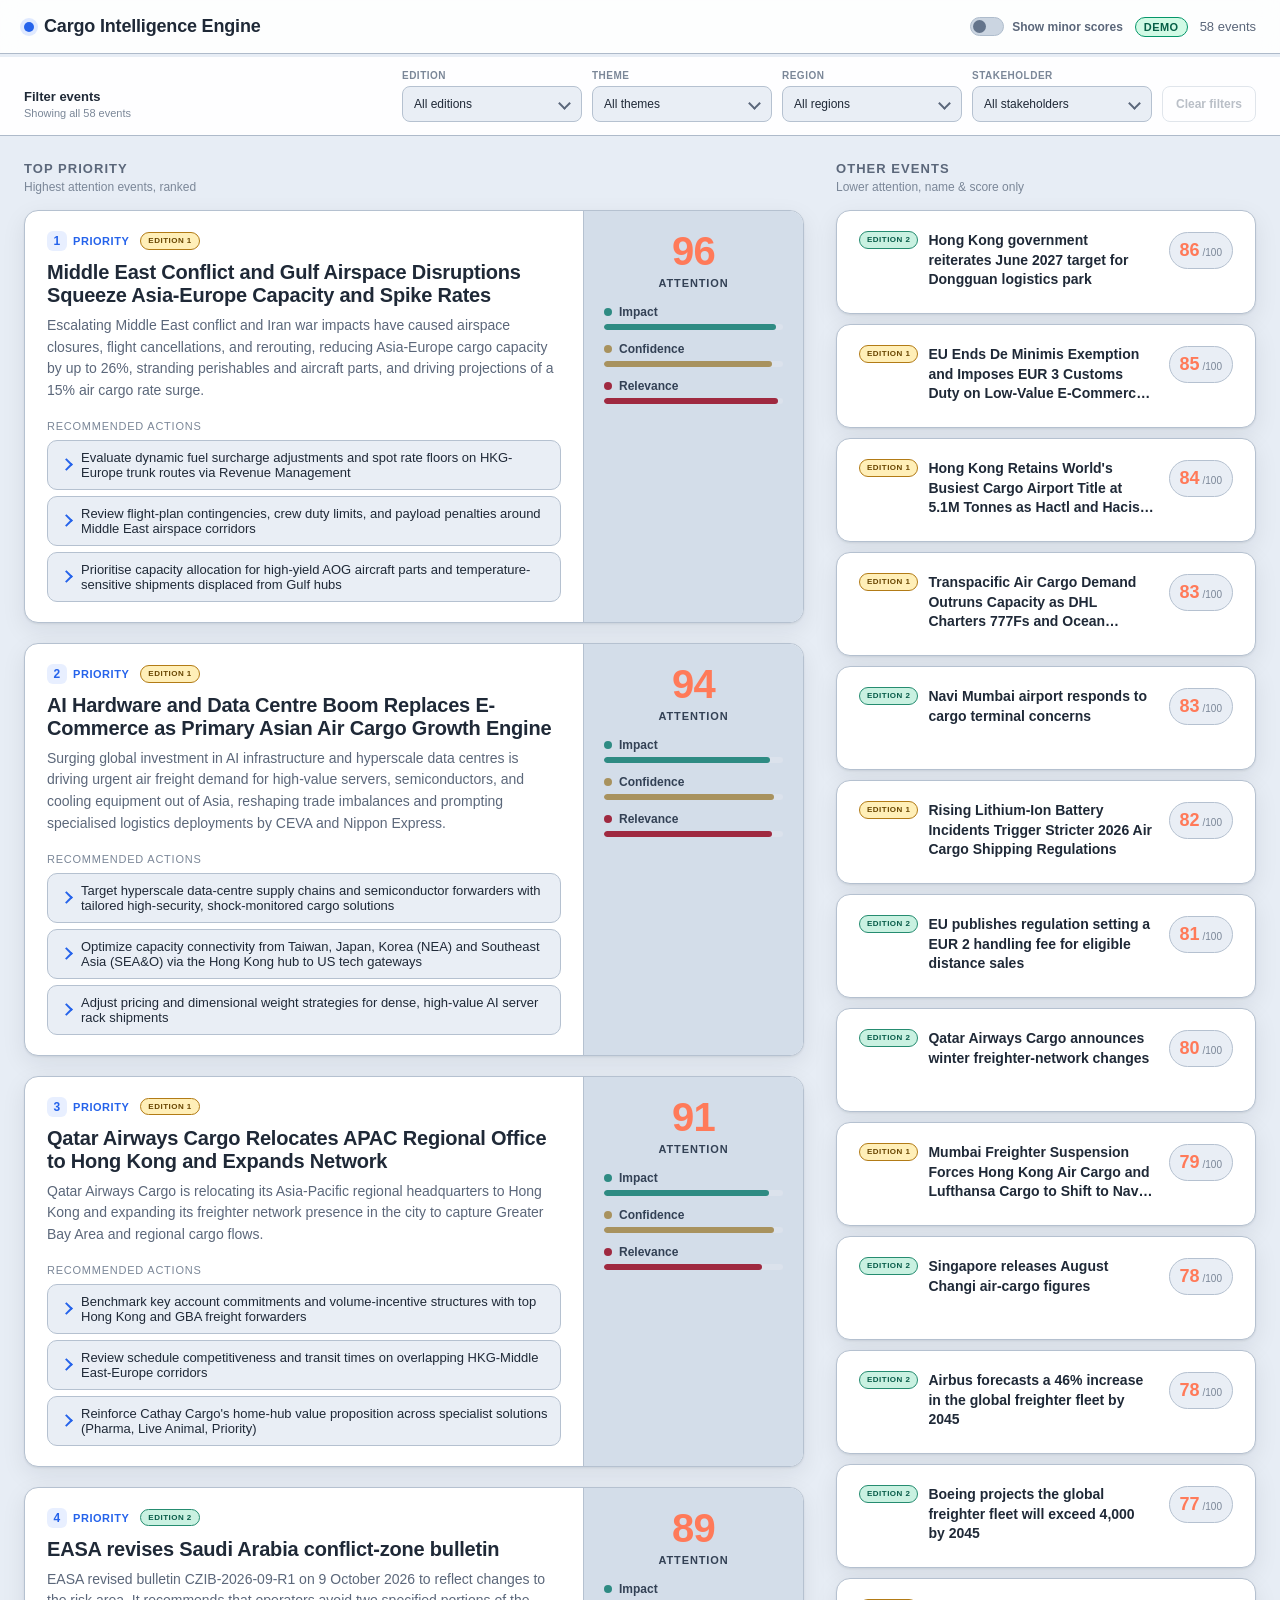
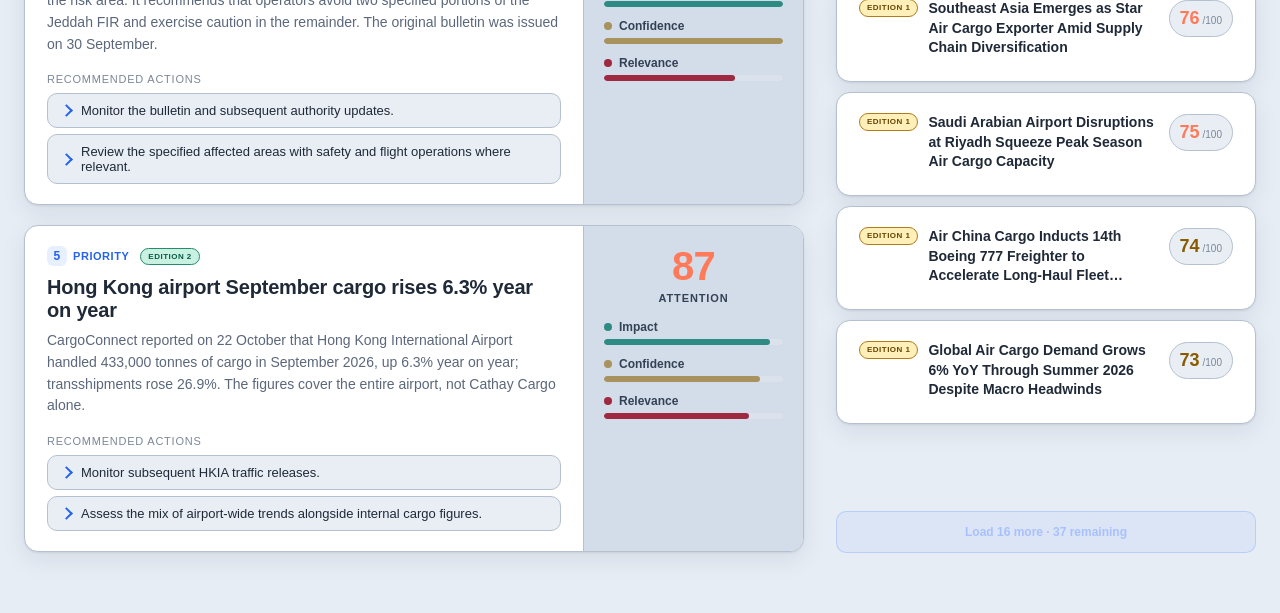
<file: index.html>
<!DOCTYPE html>
<html lang="en">
<head>
  <meta charset="UTF-8" />
  <meta name="viewport" content="width=device-width, initial-scale=1.0" />
  <title>Events — Attention Dashboard</title>
  <link rel="stylesheet" href="styles.css" />
</head>
<body>
  <header class="topbar">
    <div class="topbar__inner">
      <div class="brand">
        <span class="brand__dot"></span>
        <h1 class="brand__title">Cargo Intelligence Engine</h1>
      </div>
      <div class="topbar__meta">
        <label class="score-toggle">
          <input class="score-toggle__input" id="minorScoreToggle" type="checkbox" aria-label="Show minor scores" />
          <span class="score-toggle__switch" aria-hidden="true"></span>
          <span class="score-toggle__label">Show minor scores</span>
        </label>
        <span class="chip">Demo</span>
        <span class="topbar__count" id="eventCount">0 events</span>
      </div>
    </div>
  </header>

  <section class="filterbar" aria-label="Filter events">
    <div class="filterbar__inner">
      <div class="filterbar__heading">
        <span class="filterbar__label">Filter events</span>
        <span class="filterbar__result" id="filterResult">Showing all events</span>
      </div>
      <div class="filterbar__controls">
        <div class="filter-control">
          <span class="filter-control__label">Edition</span>
          <details class="filter-menu">
            <summary class="filter-menu__trigger" id="editionFilterSummary">All editions</summary>
            <div class="filter-menu__options" id="editionFilter" role="group" aria-label="Edition"></div>
          </details>
        </div>
        <div class="filter-control">
          <span class="filter-control__label">Theme</span>
          <details class="filter-menu">
            <summary class="filter-menu__trigger" id="themeFilterSummary">All themes</summary>
            <div class="filter-menu__options" id="themeFilter" role="group" aria-label="Theme"></div>
          </details>
        </div>
        <div class="filter-control">
          <span class="filter-control__label">Region</span>
          <details class="filter-menu">
            <summary class="filter-menu__trigger" id="regionFilterSummary">All regions</summary>
            <div class="filter-menu__options" id="regionFilter" role="group" aria-label="Region"></div>
          </details>
        </div>
        <div class="filter-control">
          <span class="filter-control__label">Stakeholder</span>
          <details class="filter-menu">
            <summary class="filter-menu__trigger" id="stakeholderFilterSummary">All stakeholders</summary>
            <div class="filter-menu__options" id="stakeholderFilter" role="group" aria-label="Stakeholder"></div>
          </details>
        </div>
        <button class="filter-reset" id="filterReset" type="button" disabled>Clear filters</button>
      </div>
    </div>
  </section>

  <main class="layout" id="layout">
    <!-- Priority column: top 5 big cards -->
    <section class="priority" aria-label="Priority events">
      <div class="section-head">
        <h2 class="section-head__title">Top Priority</h2>
        <p class="section-head__sub">Highest attention events, ranked</p>
      </div>
      <div class="priority__list" id="priorityList">
        <!-- big cards injected here -->
      </div>
    </section>

    <!-- Minor column: smaller cards -->
    <aside class="minor" aria-label="Other events">
      <div class="section-head">
        <h2 class="section-head__title">Other Events</h2>
        <p class="section-head__sub">Lower attention, name &amp; score only</p>
      </div>
      <div class="minor__panel" id="minorPanel">
        <div class="minor__list" id="minorList">
          <!-- small cards injected here -->
        </div>
        <button class="load-more" id="loadMore" type="button" hidden>Load more</button>
      </div>
    </aside>
  </main>

  <script src="data.js"></script>
  <script src="phase2-data.js"></script>
  <script src="historical-review.js"></script>
  <script src="prototype-config.js"></script>
  <script src="preferences.js"></script>
  <script src="app.js"></script>
</body>
</html>
</file>
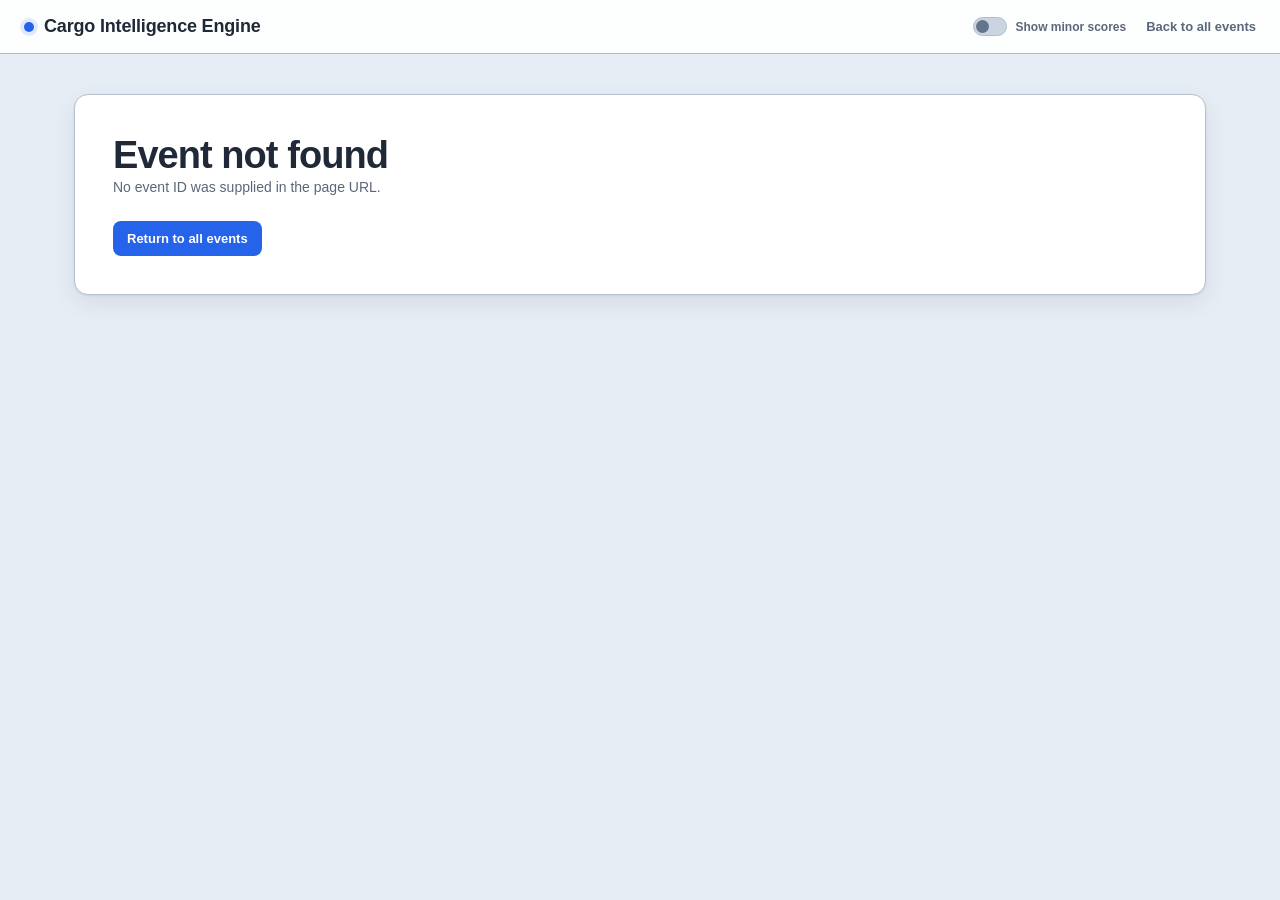
<file: detail.html>
<!DOCTYPE html>
<html lang="en">
<head>
  <meta charset="UTF-8" />
  <meta name="viewport" content="width=device-width, initial-scale=1.0" />
  <title>Event Details — Event Attention</title>
  <link rel="stylesheet" href="styles.css" />
</head>
<body class="detail-page">
  <header class="topbar" id="detailHeader"></header>
  <main class="detail-layout" id="eventDetail" aria-live="polite"></main>
  <script src="data.js"></script>
  <script src="phase2-data.js"></script>
  <script src="historical-review.js"></script>
  <script src="prototype-config.js"></script>
  <script src="preferences.js"></script>
  <script src="detail.js"></script>
</body>
</html>
</file>
<file: styles.css>
:root {
  --bg: #0e1116;
  --surface: #171b22;
  --surface-2: #1e242d;
  --border: #272e39;
  --text: #e6eaf0;
  --text-dim: #9aa5b5;
  --text-faint: #68727f;
  --accent: #5b8cff;

  /* sub-score hues */
  --impact: #ff7a59;
  --confidence: #3fd0a5;
  --relevance: #c08bff;

  --radius: 14px;
  --radius-sm: 10px;
  --gap: 20px;
  --shadow: 0 1px 2px rgba(0,0,0,.4), 0 8px 24px rgba(0,0,0,.25);
}

* { box-sizing: border-box; }

body {
  margin: 0;
  font-family: -apple-system, BlinkMacSystemFont, "Segoe UI", Roboto, Helvetica, Arial, sans-serif;
  background: var(--bg);
  color: var(--text);
  -webkit-font-smoothing: antialiased;
}

/* ---------- Top bar ---------- */
.topbar {
  position: sticky;
  top: 0;
  z-index: 10;
  background: rgba(14,17,22,.85);
  backdrop-filter: blur(10px);
  border-bottom: 1px solid var(--border);
}
.topbar__inner {
  max-width: 1280px;
  margin: 0 auto;
  padding: 16px 24px;
  display: flex;
  align-items: center;
  justify-content: space-between;
}
.brand { display: flex; align-items: center; gap: 10px; }
.brand__dot {
  width: 10px; height: 10px; border-radius: 50%;
  background: var(--accent);
  box-shadow: 0 0 0 4px rgba(91,140,255,.18);
}
.brand__title { font-size: 18px; font-weight: 650; margin: 0; letter-spacing: -.01em; }
.topbar__meta { display: flex; align-items: center; gap: 12px; }
.topbar__count { color: var(--text-dim); font-size: 13px; }
.chip {
  font-size: 11px; font-weight: 600; letter-spacing: .04em; text-transform: uppercase;
  color: #8affc9; background: rgba(63,208,165,.12);
  border: 1px solid rgba(63,208,165,.3);
  padding: 3px 8px; border-radius: 999px;
}

/* ---------- Layout ---------- */
.layout {
  max-width: 1280px;
  margin: 0 auto;
  padding: 28px 24px 60px;
  display: grid;
  grid-template-columns: 1fr 340px;
  gap: 32px;
  align-items: start;
}

.section-head { margin-bottom: 16px; }
.section-head__title { margin: 0; font-size: 13px; font-weight: 650; text-transform: uppercase; letter-spacing: .08em; color: var(--text-dim); }
.section-head__sub { margin: 4px 0 0; font-size: 12px; color: var(--text-faint); }

/* ---------- Priority big cards ---------- */
.priority__list { display: flex; flex-direction: column; gap: var(--gap); }

.card {
  background: var(--surface);
  border: 1px solid var(--border);
  border-radius: var(--radius);
  box-shadow: var(--shadow);
}

.card--big {
  display: grid;
  grid-template-columns: 1fr 220px;
  overflow: hidden;
}
.card--big:hover { border-color: #3a4556; }

.card__main { padding: 20px 22px; min-width: 0; }
.card__rank {
  display: inline-flex; align-items: center; gap: 6px;
  font-size: 11px; font-weight: 700; letter-spacing: .05em;
  color: var(--accent); margin-bottom: 10px;
}
.card__rank-num {
  width: 20px; height: 20px; border-radius: 6px;
  display: grid; place-items: center;
  background: rgba(91,140,255,.14); color: var(--accent);
  font-size: 12px;
}
.card__title { margin: 0 0 8px; font-size: 20px; font-weight: 650; letter-spacing: -.01em; }
.card__summary { margin: 0; font-size: 14px; line-height: 1.55; color: var(--text-dim); }

.actions { margin-top: 18px; }
.actions__label { font-size: 11px; text-transform: uppercase; letter-spacing: .07em; color: var(--text-faint); margin-bottom: 8px; }
.actions__list { list-style: none; margin: 0; padding: 0; display: flex; flex-direction: column; gap: 6px; }
.actions__item {
  display: flex; align-items: center; gap: 10px;
  font-size: 13px; color: var(--text);
  background: var(--surface-2);
  border: 1px solid var(--border);
  border-radius: var(--radius-sm);
  padding: 9px 12px;
}
.actions__item::before {
  content: "";
  width: 7px;
  height: 7px;
  margin-left: 2px;
  border-top: 2px solid var(--accent);
  border-right: 2px solid var(--accent);
  transform: rotate(45deg);
  flex: none;
}

/* ---------- Attention panel ---------- */
.attention {
  background: var(--surface-2);
  border-left: 1px solid var(--border);
  padding: 20px;
  display: flex;
  flex-direction: column;
  gap: 16px;
}
.attention__score { text-align: center; }
.attention__value { font-size: 40px; font-weight: 700; line-height: 1; letter-spacing: -.02em; }
.attention__label { font-size: 11px; text-transform: uppercase; letter-spacing: .08em; color: var(--text-faint); margin-top: 6px; }

.subscores { display: flex; flex-direction: column; gap: 12px; }
.subscore__row { display: flex; align-items: center; justify-content: space-between; font-size: 12px; margin-bottom: 5px; }
.subscore__name { color: var(--text-dim); display: flex; align-items: center; gap: 7px; }
.subscore__dot { width: 8px; height: 8px; border-radius: 50%; }
.subscore__val { font-variant-numeric: tabular-nums; color: var(--text); font-weight: 600; }
.subscore__track { height: 6px; border-radius: 999px; background: rgba(255,255,255,.07); overflow: hidden; }
.subscore__fill { height: 100%; border-radius: 999px; }

.dot-impact { background: var(--impact); }
.dot-confidence { background: var(--confidence); }
.dot-relevance { background: var(--relevance); }
.fill-impact { background: var(--impact); }
.fill-confidence { background: var(--confidence); }
.fill-relevance { background: var(--relevance); }

/* ---------- Minor small cards ---------- */
.minor__list { display: flex; flex-direction: column; gap: 10px; }
.card--small {
  display: flex;
  align-items: center;
  justify-content: space-between;
  gap: 14px;
  padding: 14px 16px;
}
.card--small:hover { border-color: #3a4556; }
.card--small__name { font-size: 14px; font-weight: 550; min-width: 0; overflow: hidden; text-overflow: ellipsis; white-space: nowrap; }
.card--small__score {
  flex: none;
  display: inline-flex; align-items: baseline; gap: 3px;
  font-weight: 700; font-size: 16px;
  padding: 4px 10px; border-radius: 999px;
  background: var(--surface-2);
  border: 1px solid var(--border);
}
.card--small__score small { font-size: 10px; color: var(--text-faint); font-weight: 500; }

/* score tone by band */
.tone-high { color: #ff7a59; }
.tone-mid { color: #ffcf5b; }
.tone-low { color: #7fd0ff; }

/* ---------- Responsive ---------- */
@media (max-width: 900px) {
  .layout { grid-template-columns: 1fr; }
  .card--big { grid-template-columns: 1fr; }
  .attention { border-left: none; border-top: 1px solid var(--border); }
  .minor { order: -1; }
}

/* ---------- Clickable event cards ---------- */
.card--clickable {
  color: inherit;
  text-decoration: none;
  cursor: pointer;
  transition: border-color .18s ease, transform .18s ease, box-shadow .18s ease;
}
.card--clickable:hover {
  transform: translateY(-2px);
  box-shadow: 0 2px 4px rgba(0,0,0,.4), 0 12px 30px rgba(0,0,0,.3);
}
.card--clickable:focus-visible,
.back-link:focus-visible,
.brand--link:focus-visible,
.source-link:focus-visible,
.detail-button:focus-visible {
  outline: 2px solid var(--accent);
  outline-offset: 3px;
}
.brand--link { color: inherit; text-decoration: none; }
.back-link {
  color: var(--text-dim);
  font-size: 13px;
  font-weight: 600;
  text-decoration: none;
}
.back-link:hover { color: var(--text); }

/* ---------- Event detail page ---------- */
.detail-page { min-height: 100vh; }
.detail-layout {
  max-width: 1180px;
  margin: 0 auto;
  padding: 40px 24px 72px;
}
.detail-card {
  display: grid;
  grid-template-columns: minmax(0, 1fr) 240px;
  overflow: hidden;
  background: var(--surface);
  border: 1px solid var(--border);
  border-radius: var(--radius);
  box-shadow: var(--shadow);
}
.detail-content { padding: 34px 38px 38px; min-width: 0; }
.detail-event-id {
  margin: 0 0 10px;
  color: var(--accent);
  font-size: 11px;
  font-weight: 700;
  letter-spacing: .09em;
  text-transform: uppercase;
}
.detail-title {
  margin: 0;
  max-width: 900px;
  font-size: clamp(26px, 3vw, 38px);
  line-height: 1.16;
  letter-spacing: -.025em;
}
.detail-summary {
  margin: 16px 0 0;
  max-width: 850px;
  color: var(--text-dim);
  font-size: 16px;
  line-height: 1.65;
}
.detail-columns {
  display: grid;
  grid-template-columns: repeat(2, minmax(0, 1fr));
  gap: 34px;
  margin-top: 34px;
}
.detail-section--wide { margin-top: 30px; }
.detail-section__title {
  margin: 0 0 13px;
  color: var(--text);
  font-size: 16px;
  font-weight: 650;
  letter-spacing: -.01em;
}
.detail-list,
.source-list {
  display: flex;
  flex-direction: column;
  gap: 10px;
  margin: 0;
  padding: 0;
  list-style: none;
}
.detail-list__item {
  position: relative;
  padding-left: 25px;
  color: var(--text-dim);
  font-size: 14px;
  line-height: 1.5;
}
.detail-list__item::before {
  content: "";
  position: absolute;
}
.detail-list--checks .detail-list__item::before {
  left: 4px;
  top: .08em;
  width: 6px;
  height: 10px;
  border-right: 2px solid var(--accent);
  border-bottom: 2px solid var(--accent);
  transform: rotate(45deg);
}
.detail-list--actions .detail-list__item::before {
  left: 1px;
  top: .38em;
  width: 7px;
  height: 7px;
  border-top: 2px solid var(--accent);
  border-right: 2px solid var(--accent);
  transform: rotate(45deg);
}
.stakeholder-tags { display: flex; flex-wrap: wrap; gap: 8px; }
.stakeholder-tag {
  padding: 6px 10px;
  color: #bff9e8;
  background: rgba(63,208,165,.12);
  border: 1px solid rgba(63,208,165,.28);
  border-radius: 999px;
  font-size: 12px;
  font-weight: 600;
}
.source-list { gap: 8px; }
.source-list__item { line-height: 1.4; }
.source-link {
  color: #8eb0ff;
  font-size: 14px;
  text-decoration-color: rgba(142,176,255,.45);
  text-underline-offset: 3px;
}
.source-link:hover { color: #b5caff; }
.detail-scores {
  padding: 28px 22px;
  background: var(--surface-2);
  border-left: 1px solid var(--border);
}
.detail-scores__heading {
  padding-bottom: 10px;
  color: var(--text-dim);
  border-bottom: 1px solid var(--border);
  font-size: 12px;
  font-weight: 700;
  letter-spacing: .08em;
  text-align: center;
  text-transform: uppercase;
}
.detail-scores__attention {
  padding: 16px 0 24px;
  color: var(--text);
  font-size: 58px;
  font-weight: 750;
  line-height: 1;
  letter-spacing: -.04em;
  text-align: center;
}
.detail-score-row {
  display: grid;
  grid-template-columns: 1fr auto;
  align-items: center;
  gap: 12px;
  margin-top: 14px;
}
.detail-score-row__label {
  padding: 6px 9px;
  border-radius: 6px;
  color: #fff;
  font-size: 11px;
  font-weight: 700;
  text-align: center;
}
.detail-score-row__label--impact { background: #2e8b83; }
.detail-score-row__label--relevance { background: #9f2940; }
.detail-score-row__label--confidence { background: #a8925e; }
.detail-score-row__value {
  min-width: 34px;
  font-size: 25px;
  font-variant-numeric: tabular-nums;
  text-align: right;
}
.detail-empty {
  display: block;
  padding: 38px;
}
.detail-button {
  display: inline-flex;
  margin-top: 22px;
  padding: 10px 14px;
  color: #fff;
  background: var(--accent);
  border-radius: 8px;
  font-size: 13px;
  font-weight: 650;
  text-decoration: none;
}

@media (max-width: 760px) {
  .detail-layout { padding: 24px 16px 48px; }
  .detail-card { grid-template-columns: 1fr; }
  .detail-content { padding: 26px 22px 30px; }
  .detail-columns { grid-template-columns: 1fr; gap: 26px; }
  .detail-scores {
    border-top: 1px solid var(--border);
    border-left: none;
  }
  .detail-scores__attention { font-size: 50px; }
}

/* ---------- Dashboard filters ---------- */
.filterbar {
  position: sticky;
  top: 57px;
  z-index: 9;
  background: rgba(23,27,34,.94);
  border-bottom: 1px solid var(--border);
  backdrop-filter: blur(10px);
}
.filterbar__inner {
  max-width: 1280px;
  margin: 0 auto;
  padding: 13px 24px;
  display: flex;
  align-items: end;
  justify-content: space-between;
  gap: 24px;
}
.filterbar__heading {
  display: flex;
  flex-direction: column;
  gap: 3px;
  flex: none;
  padding-bottom: 3px;
}
.filterbar__label {
  color: var(--text);
  font-size: 13px;
  font-weight: 650;
}
.filterbar__result {
  color: var(--text-faint);
  font-size: 11px;
}
.filterbar__controls {
  display: flex;
  align-items: end;
  justify-content: flex-end;
  gap: 10px;
  min-width: 0;
}
.filter-control {
  display: flex;
  flex-direction: column;
  gap: 5px;
}
.filter-control__label {
  color: var(--text-faint);
  font-size: 10px;
  font-weight: 650;
  letter-spacing: .05em;
  text-transform: uppercase;
}
.filter-control__select {
  width: 180px;
  height: 36px;
  padding: 0 32px 0 11px;
  color: var(--text);
  background: var(--surface-2);
  border: 1px solid var(--border);
  border-radius: 8px;
  font: inherit;
  font-size: 12px;
}
.filter-control__select:hover { border-color: #3a4556; }
.filter-control__select:focus-visible,
.filter-reset:focus-visible {
  outline: 2px solid var(--accent);
  outline-offset: 2px;
}
.filter-reset {
  height: 36px;
  padding: 0 13px;
  color: var(--text-dim);
  background: transparent;
  border: 1px solid var(--border);
  border-radius: 8px;
  font-size: 12px;
  font-weight: 600;
  cursor: pointer;
}
.filter-reset:hover:not(:disabled) {
  color: var(--text);
  border-color: #3a4556;
}
.filter-reset:disabled {
  opacity: .42;
  cursor: default;
}
.filter-empty {
  margin: 0;
  padding: 28px;
  color: var(--text-dim);
  background: var(--surface);
  border: 1px solid var(--border);
  border-radius: var(--radius);
  text-align: center;
}

/* ---------- Detail region tags ---------- */
.detail-regions {
  display: flex;
  align-items: center;
  flex-wrap: wrap;
  gap: 10px;
  margin-top: 20px;
}
.detail-regions__label {
  color: var(--text-faint);
  font-size: 10px;
  font-weight: 700;
  letter-spacing: .07em;
  text-transform: uppercase;
}
.region-tags { display: flex; flex-wrap: wrap; gap: 7px; }
.region-tag {
  padding: 5px 9px;
  color: #b8caff;
  background: rgba(91,140,255,.11);
  border: 1px solid rgba(91,140,255,.28);
  border-radius: 999px;
  font-size: 11px;
  font-weight: 650;
}

@media (max-width: 1050px) {
  .filterbar__inner { align-items: stretch; flex-direction: column; gap: 10px; }
  .filterbar__heading { flex-direction: row; align-items: baseline; justify-content: space-between; }
  .filterbar__controls { justify-content: stretch; }
  .filter-control { flex: 1; min-width: 0; }
  .filter-control__select { width: 100%; }
}

@media (max-width: 680px) {
  .filterbar { position: static; }
  .filterbar__controls { display: grid; grid-template-columns: 1fr 1fr; }
  .filter-control:last-of-type { grid-column: 1 / -1; }
  .filter-reset { grid-column: 1 / -1; }
}

/* Keep long event titles from widening responsive grid tracks. */
.priority,
.minor,
.card--big { min-width: 0; }

@media (max-width: 900px) {
  .layout { grid-template-columns: minmax(0, 1fr); }
}

/* ---------- Event feedback ---------- */
.feedback-entry {
  display: flex;
  align-items: center;
  flex-wrap: wrap;
  gap: 12px;
  margin-top: 22px;
}
.feedback-trigger {
  min-height: 38px;
  padding: 0 15px;
  color: #fff;
  background: var(--accent);
  border: 0;
  border-radius: 8px;
  font: inherit;
  font-size: 13px;
  font-weight: 650;
  cursor: pointer;
  transition: background .18s ease, transform .18s ease;
}
.feedback-trigger:hover { background: #729cff; transform: translateY(-1px); }
.feedback-trigger:focus-visible,
.feedback-button:focus-visible,
.feedback-score__range:focus-visible,
.feedback-comment__input:focus-visible {
  outline: 2px solid var(--accent);
  outline-offset: 3px;
}
.feedback-entry__status {
  color: var(--confidence);
  font-size: 12px;
}
.feedback-dialog {
  width: min(820px, calc(100vw - 32px));
  max-height: calc(100vh - 40px);
  margin: auto;
  padding: 0;
  overflow: auto;
  color: var(--text);
  background: var(--surface);
  border: 1px solid #3a4556;
  border-radius: 16px;
  box-shadow: 0 24px 80px rgba(0,0,0,.65);
}
.feedback-dialog::backdrop {
  background: rgba(5,8,12,.78);
  backdrop-filter: blur(4px);
}
.feedback-form { padding: 30px; }
.feedback-form__header { margin-bottom: 26px; }
.feedback-form__eyebrow {
  display: block;
  margin-bottom: 7px;
  color: var(--accent);
  font-size: 10px;
  font-weight: 750;
  letter-spacing: .09em;
  text-transform: uppercase;
}
.feedback-form__title {
  margin: 0;
  font-size: 24px;
  line-height: 1.25;
  letter-spacing: -.015em;
}
.feedback-form__helper {
  margin: 8px 0 0;
  color: var(--text-dim);
  font-size: 13px;
  line-height: 1.5;
}
.feedback-score-grid {
  display: grid;
  grid-template-columns: repeat(3, minmax(0, 1fr));
  gap: 16px;
}
.feedback-score {
  --slider-color: var(--accent);
  display: flex;
  flex-direction: column;
  gap: 18px;
  min-width: 0;
  padding: 16px;
  background: var(--surface-2);
  border: 1px solid var(--border);
  border-radius: 10px;
}
.feedback-score--impact { --slider-color: #2e9a91; }
.feedback-score--relevance { --slider-color: #c22d49; }
.feedback-score--confidence { --slider-color: #b59d65; }
.feedback-score__heading {
  display: flex;
  align-items: center;
  justify-content: space-between;
  gap: 10px;
}
.feedback-score__label {
  padding: 5px 9px;
  color: #fff;
  background: var(--slider-color);
  border-radius: 6px;
  font-size: 11px;
  font-weight: 700;
}
.feedback-score__value {
  color: var(--text);
  font-size: 22px;
  font-weight: 750;
  font-variant-numeric: tabular-nums;
}
.feedback-score__range {
  --slider-progress: 50%;
  width: 100%;
  height: 7px;
  margin: 4px 0;
  appearance: none;
  background: linear-gradient(
    to right,
    var(--slider-color) 0,
    var(--slider-color) var(--slider-progress),
    #343c48 var(--slider-progress),
    #343c48 100%
  );
  border-radius: 999px;
  cursor: pointer;
}
.feedback-score__range::-webkit-slider-thumb {
  width: 19px;
  height: 19px;
  appearance: none;
  background: #fff;
  border: 3px solid var(--slider-color);
  border-radius: 50%;
  box-shadow: 0 2px 8px rgba(0,0,0,.35);
}
.feedback-score__range::-moz-range-thumb {
  width: 15px;
  height: 15px;
  background: #fff;
  border: 3px solid var(--slider-color);
  border-radius: 50%;
  box-shadow: 0 2px 8px rgba(0,0,0,.35);
}
.feedback-comment {
  display: grid;
  grid-template-columns: 1fr auto;
  gap: 7px 12px;
  margin-top: 24px;
}
.feedback-comment__label {
  color: var(--text);
  font-size: 13px;
  font-weight: 650;
}
.feedback-comment__hint {
  color: var(--text-faint);
  font-size: 11px;
}
.feedback-comment__input {
  grid-column: 1 / -1;
  width: 100%;
  min-height: 112px;
  padding: 12px 13px;
  resize: vertical;
  color: var(--text);
  background: var(--surface-2);
  border: 1px solid var(--border);
  border-radius: 9px;
  font: inherit;
  font-size: 13px;
  line-height: 1.5;
}
.feedback-comment__input::placeholder { color: var(--text-faint); }
.feedback-form__actions {
  display: flex;
  justify-content: flex-end;
  gap: 10px;
  margin-top: 24px;
  padding-top: 20px;
  border-top: 1px solid var(--border);
}
.feedback-button {
  min-height: 40px;
  padding: 0 16px;
  border-radius: 8px;
  font: inherit;
  font-size: 13px;
  font-weight: 650;
  cursor: pointer;
}
.feedback-button--cancel {
  color: var(--text-dim);
  background: transparent;
  border: 1px solid var(--border);
}
.feedback-button--cancel:hover { color: var(--text); border-color: #3a4556; }
.feedback-button--submit {
  color: #fff;
  background: var(--accent);
  border: 1px solid var(--accent);
}
.feedback-button--submit:hover { background: #729cff; }

@media (max-width: 700px) {
  .feedback-form { padding: 24px 20px; }
  .feedback-score-grid { grid-template-columns: 1fr; }
  .feedback-score { gap: 13px; }
  .feedback-form__actions { flex-direction: column-reverse; }
  .feedback-button { width: 100%; }
}

/* ---------- Minor score display toggle ---------- */
.topbar__actions {
  display: flex;
  align-items: center;
  gap: 20px;
}
.score-toggle {
  display: inline-flex;
  align-items: center;
  gap: 8px;
  color: var(--text-dim);
  font-size: 12px;
  font-weight: 600;
  white-space: nowrap;
  cursor: pointer;
  user-select: none;
}
.score-toggle__input {
  position: absolute;
  width: 1px;
  height: 1px;
  margin: -1px;
  overflow: hidden;
  clip: rect(0 0 0 0);
  clip-path: inset(50%);
}
.score-toggle__switch {
  position: relative;
  width: 34px;
  height: 19px;
  flex: none;
  background: #343c48;
  border: 1px solid #46505e;
  border-radius: 999px;
  transition: background .18s ease, border-color .18s ease;
}
.score-toggle__switch::after {
  content: "";
  position: absolute;
  top: 2px;
  left: 2px;
  width: 13px;
  height: 13px;
  background: var(--text-dim);
  border-radius: 50%;
  transition: transform .18s ease, background .18s ease;
}
.score-toggle__input:checked + .score-toggle__switch {
  background: rgba(91,140,255,.3);
  border-color: var(--accent);
}
.score-toggle__input:checked + .score-toggle__switch::after {
  background: #fff;
  transform: translateX(15px);
}
.score-toggle__input:focus-visible + .score-toggle__switch {
  outline: 2px solid var(--accent);
  outline-offset: 3px;
}
.score-toggle:hover { color: var(--text); }

/* Bars remain visible. The toggle controls only their numeric values. */
.subscore__val,
.detail-score-row__value {
  visibility: hidden;
  opacity: 0;
  transition: opacity .16s ease;
}
.show-minor-scores .subscore__val,
.show-minor-scores .detail-score-row__value {
  visibility: visible;
  opacity: 1;
}

/* ---------- Detail score bars ---------- */
.detail-score-row__track {
  grid-column: 1 / -1;
  height: 6px;
  overflow: hidden;
  background: rgba(255,255,255,.07);
  border-radius: 999px;
}
.detail-score-row__fill {
  height: 100%;
  border-radius: inherit;
}
.detail-score-row__fill--impact { background: #2e8b83; }
.detail-score-row__fill--relevance { background: #9f2940; }
.detail-score-row__fill--confidence { background: #a8925e; }

@media (max-width: 520px) {
  .topbar__inner { padding-inline: 16px; }
  .topbar__actions { gap: 12px; }
  .score-toggle__label {
    position: absolute;
    width: 1px;
    height: 1px;
    margin: -1px;
    overflow: hidden;
    clip: rect(0 0 0 0);
    clip-path: inset(50%);
  }
  .topbar__meta { gap: 8px; }
  .chip { display: none; }
}

/* Keep the detail feedback action with the scores it evaluates. */
.detail-scores .feedback-entry {
  align-items: stretch;
  flex-direction: column;
  gap: 9px;
  margin-top: 24px;
  padding-top: 20px;
  border-top: 1px solid var(--border);
}
.detail-scores .feedback-trigger { width: 100%; }
.detail-scores .feedback-entry__status {
  line-height: 1.45;
  text-align: center;
}

/* ---------- Related cases ---------- */
.related-cases {
  margin-top: 26px;
  padding-top: 22px;
  border-top: 1px solid var(--border);
}
.related-cases__header {
  display: flex;
  align-items: center;
  justify-content: space-between;
  gap: 8px;
  margin-bottom: 11px;
}
.related-cases__title {
  margin: 0;
  color: var(--text-dim);
  font-size: 11px;
  font-weight: 700;
  letter-spacing: .07em;
  text-transform: uppercase;
}
.related-cases__demo {
  padding: 3px 6px;
  color: #ffcf5b;
  background: rgba(255,207,91,.09);
  border: 1px solid rgba(255,207,91,.25);
  border-radius: 999px;
  font-size: 8px;
  font-weight: 700;
  letter-spacing: .04em;
  text-transform: uppercase;
  white-space: nowrap;
}
.related-cases__list {
  display: flex;
  flex-direction: column;
  gap: 8px;
}
.related-case {
  display: flex;
  align-items: center;
  justify-content: space-between;
  gap: 9px;
  min-width: 0;
  padding: 10px;
  color: var(--text);
  background: var(--surface);
  border: 1px solid var(--border);
  border-radius: 9px;
  text-decoration: none;
  transition: border-color .18s ease, transform .18s ease;
}
.related-case:hover {
  border-color: #3a4556;
  transform: translateY(-1px);
}
.related-case:focus-visible {
  outline: 2px solid var(--accent);
  outline-offset: 2px;
}
.related-case__title {
  display: -webkit-box;
  min-width: 0;
  overflow: hidden;
  color: var(--text-dim);
  font-size: 11px;
  font-weight: 550;
  line-height: 1.35;
  -webkit-box-orient: vertical;
  -webkit-line-clamp: 2;
}
.related-case__score {
  min-width: 33px;
  flex: none;
  padding: 4px 6px;
  background: var(--surface-2);
  border: 1px solid var(--border);
  border-radius: 999px;
  font-size: 12px;
  font-weight: 750;
  text-align: center;
}
.related-case--unavailable { cursor: default; opacity: .62; }
.related-case--unavailable:hover { border-color: var(--border); transform: none; }
.related-case--unavailable .related-case__score {
  font-size: 8px;
  font-weight: 600;
}
.related-cases__empty {
  margin: 0;
  color: var(--text-faint);
  font-size: 11px;
  line-height: 1.45;
}

@media (max-width: 760px) {
  .related-cases__list { display: grid; grid-template-columns: repeat(2, minmax(0, 1fr)); }
}

@media (max-width: 480px) {
  .related-cases__list { grid-template-columns: 1fr; }
}

/* ---------- Test phase labels ---------- */
.phase-badge {
  display: inline-flex;
  align-items: center;
  width: fit-content;
  padding: 3px 7px;
  border: 1px solid;
  border-radius: 999px;
  font-size: 8px;
  font-weight: 750;
  letter-spacing: .06em;
  line-height: 1.2;
  text-transform: uppercase;
  white-space: nowrap;
}
.phase-badge--test_1 {
  color: #ffcf77;
  background: rgba(255,207,119,.09);
  border-color: rgba(255,207,119,.3);
}
.phase-badge--test_2 {
  color: #8affc9;
  background: rgba(63,208,165,.1);
  border-color: rgba(63,208,165,.3);
}
.card__rank .phase-badge { margin-left: 5px; }
.card--small__main {
  display: flex;
  align-items: center;
  gap: 8px;
  min-width: 0;
}
.card--small__main .phase-badge { flex: none; }
.detail-event-meta {
  display: flex;
  align-items: center;
  gap: 9px;
  margin-bottom: 10px;
}
.detail-event-meta .detail-event-id { margin: 0; }
.related-case__main {
  display: flex;
  flex-direction: column;
  gap: 5px;
  min-width: 0;
}

/* ---------- Calibration context ---------- */
.calibration-note {
  margin-top: 24px;
  padding: 15px 16px;
  background: rgba(91,140,255,.07);
  border: 1px solid rgba(91,140,255,.2);
  border-radius: 10px;
}
.calibration-note__title {
  margin: 0 0 9px;
  color: #a9c0ff;
  font-size: 12px;
  font-weight: 700;
  letter-spacing: .05em;
  text-transform: uppercase;
}
.calibration-note__scores {
  display: flex;
  flex-wrap: wrap;
  gap: 7px;
}
.calibration-note__score {
  padding: 4px 7px;
  color: var(--text);
  background: rgba(14,17,22,.42);
  border-radius: 6px;
  font-size: 10px;
  font-weight: 650;
  font-variant-numeric: tabular-nums;
}
.calibration-note__reason {
  margin: 10px 0 0;
  color: var(--text-dim);
  font-size: 12px;
  line-height: 1.55;
}

@media (max-width: 680px) {
  .filter-control:last-of-type { grid-column: auto; }
}

/* ---------- Multi-select filter menus ---------- */
.filter-menu {
  position: relative;
  width: 180px;
}
.filter-menu__trigger {
  position: relative;
  display: flex;
  align-items: center;
  width: 100%;
  height: 36px;
  padding: 0 30px 0 11px;
  overflow: hidden;
  color: var(--text);
  background: var(--surface-2);
  border: 1px solid var(--border);
  border-radius: 8px;
  font-size: 12px;
  list-style: none;
  text-overflow: ellipsis;
  white-space: nowrap;
  cursor: pointer;
}
.filter-menu__trigger::-webkit-details-marker { display: none; }
.filter-menu__trigger::after {
  content: "";
  position: absolute;
  right: 12px;
  top: 12px;
  width: 7px;
  height: 7px;
  border-right: 2px solid var(--text-dim);
  border-bottom: 2px solid var(--text-dim);
  transform: rotate(45deg);
  transition: transform .15s ease;
}
.filter-menu[open] .filter-menu__trigger {
  border-color: var(--accent);
}
.filter-menu[open] .filter-menu__trigger::after {
  top: 16px;
  transform: rotate(225deg);
}
.filter-menu__trigger:focus-visible {
  outline: 2px solid var(--accent);
  outline-offset: 2px;
}
.filter-menu__options {
  position: absolute;
  z-index: 30;
  top: calc(100% + 7px);
  left: 0;
  width: max(100%, 220px);
  max-height: 260px;
  padding: 6px;
  overflow-y: auto;
  background: var(--surface-2);
  border: 1px solid #3a4556;
  border-radius: 10px;
  box-shadow: 0 14px 34px rgba(0,0,0,.48);
}
.filter-control:last-of-type .filter-menu__options {
  right: 0;
  left: auto;
}
.filter-option {
  display: grid;
  grid-template-columns: 16px minmax(0, 1fr);
  align-items: center;
  gap: 9px;
  padding: 8px;
  border-radius: 7px;
  color: var(--text-dim);
  font-size: 12px;
  line-height: 1.3;
  cursor: pointer;
}
.filter-option:hover {
  color: var(--text);
  background: rgba(255,255,255,.05);
}
.filter-option__input {
  position: absolute;
  width: 1px;
  height: 1px;
  overflow: hidden;
  clip: rect(0 0 0 0);
  clip-path: inset(50%);
}
.filter-option__marker {
  position: relative;
  grid-column: 1;
  width: 15px;
  height: 15px;
  background: var(--surface);
  border: 1px solid #46505e;
  border-radius: 4px;
}
.filter-option__text { grid-column: 2; }
.filter-option__input:checked + .filter-option__marker {
  background: var(--accent);
  border-color: var(--accent);
}
.filter-option__input:checked + .filter-option__marker::after {
  content: "";
  position: absolute;
  left: 4px;
  top: 1px;
  width: 4px;
  height: 8px;
  border-right: 2px solid #fff;
  border-bottom: 2px solid #fff;
  transform: rotate(45deg);
}
.filter-option__input:focus-visible + .filter-option__marker {
  outline: 2px solid var(--accent);
  outline-offset: 2px;
}

/* ---------- Paged minor events ---------- */
.minor__panel {
  display: flex;
  flex-direction: column;
}
.load-more {
  width: 100%;
  min-height: 42px;
  margin-top: auto;
  padding: 10px 14px;
  color: #a9c0ff;
  background: rgba(91,140,255,.08);
  border: 1px solid rgba(91,140,255,.28);
  border-radius: 10px;
  font: inherit;
  font-size: 12px;
  font-weight: 650;
  cursor: pointer;
}
.load-more:hover {
  color: #fff;
  background: rgba(91,140,255,.15);
  border-color: var(--accent);
}
.load-more:focus-visible {
  outline: 2px solid var(--accent);
  outline-offset: 3px;
}
.card--measure {
  visibility: hidden;
  transition: none;
}

/* ---------- Related-case basis labels ---------- */
.related-case__meta {
  display: flex;
  align-items: center;
  flex-wrap: wrap;
  gap: 5px;
}
.related-case__basis {
  color: var(--text-faint);
  font-size: 7px;
  font-weight: 700;
  letter-spacing: .04em;
  text-transform: uppercase;
}
.related-case__basis--theme-match { color: #b9a1ff; }
.related-case__basis--suggested { color: #7fd0ff; }

@media (max-width: 1050px) {
  .filter-menu { width: 100%; }
}

@media (max-width: 680px) {
  .filter-menu__options {
    width: min(260px, calc(100vw - 32px));
  }
  .filterbar__controls .filter-control:nth-of-type(even) .filter-menu__options {
    right: 0;
    left: auto;
  }
}

@media (max-width: 900px) {
  .minor__panel { min-height: 0 !important; }
}

/* Filterable detail tags */
.region-tag,
.stakeholder-tag {
  color: inherit;
  text-decoration: none;
  cursor: pointer;
  transition: border-color .16s ease, background .16s ease, transform .16s ease;
}
.region-tag:hover,
.stakeholder-tag:hover {
  border-color: var(--accent);
  background: rgba(91,140,255,.18);
  transform: translateY(-1px);
}
.region-tag:focus-visible,
.stakeholder-tag:focus-visible {
  outline: 2px solid var(--accent);
  outline-offset: 3px;
}

/* ---------- Light display theme ---------- */
:root {
  color-scheme: light;
  --bg: #f4f7fb;
  --surface: #ffffff;
  --surface-2: #eef2f7;
  --border: #d7dee8;
  --text: #1f2937;
  --text-dim: #5b677a;
  --text-faint: #7b8798;
  --accent: #2563eb;
  --impact: #2e8b83;
  --confidence: #a8925e;
  --relevance: #9f2940;
  --shadow: 0 1px 2px rgba(15,23,42,.08), 0 8px 24px rgba(15,23,42,.08);
}

body { background: var(--bg); color: var(--text); }
.topbar {
  background: rgba(255,255,255,.9);
  border-bottom-color: var(--border);
}
.filterbar {
  background: rgba(255,255,255,.94);
  border-bottom-color: var(--border);
}
.card,
.detail-card,
.feedback-dialog { box-shadow: var(--shadow); }
.card--clickable:hover,
.card--big:hover,
.card--small:hover { border-color: #9fb1c8; }
.attention,
.detail-scores { background: var(--surface-2); }
.subscore__track,
.detail-score-row__track { background: #dbe2ec; }
.card--small__score,
.actions__item,
.related-case,
.filter-menu__options,
.feedback-score,
.feedback-comment__input,
.filter-empty { background: var(--surface-2); }
.feedback-dialog { background: var(--surface); border-color: #b9c6d6; }
.feedback-dialog::backdrop { background: rgba(15,23,42,.35); }
.feedback-score__range { background: linear-gradient(to right, var(--slider-color) 0, var(--slider-color) var(--slider-progress), #cbd5e1 var(--slider-progress), #cbd5e1 100%); }
.score-toggle__switch { background: #cbd5e1; border-color: #aebccc; }
.score-toggle__switch::after { background: #64748b; }
.score-toggle__input:checked + .score-toggle__switch { background: #bfdbfe; border-color: var(--accent); }
.related-case:hover { border-color: #9fb1c8; }
.filter-menu__trigger { background: var(--surface-2); border-color: var(--border); }
.filter-menu__options { border-color: #b9c6d6; box-shadow: 0 14px 34px rgba(15,23,42,.16); }
.filter-option__marker { background: var(--surface); border-color: #aebccc; }
.source-link { color: #1d4ed8; }
.source-link:hover { color: #1e40af; }
.feedback-trigger,
.feedback-button--submit,
.detail-button { background: #2563eb; }
.feedback-trigger:hover,
.feedback-button--submit:hover,
.detail-button:hover { background: #1d4ed8; }

/* Stronger light-mode contrast */
:root {
  --bg: #e7edf5;
  --surface-2: #e9eef5;
  --border: #b5c1d0;
}
.card,
.detail-card,
.filter-menu__trigger,
.filter-menu__options,
.card--small__score,
.related-case,
.feedback-score,
.feedback-comment__input {
  border-color: var(--border);
}
.topbar,
.filterbar { border-bottom-color: #aebaca; }

/* High-contrast edition badges */
.phase-badge--test_1 {
  color: #684500;
  background: #ffefb8;
  border-color: #b27b16;
}
.phase-badge--test_2 {
  color: #075b48;
  background: #c9f1e1;
  border-color: #258c70;
}

/* Stronger score-panel separation and light-mode score contrast */
.attention,
.detail-scores {
  background: #d3dde9;
}
.tone-mid,
.card--small__score.tone-mid {
  color: #8a5a00;
}

/* ---------- Score and compact-card readability ---------- */
.attention__value {
  font-weight: 800;
}
.attention__label {
  color: #334155;
  font-weight: 800;
}
.subscore__name {
  color: #334155;
  font-weight: 650;
}
.subscore__val {
  color: #172033;
  font-weight: 800;
}

.card--small {
  min-height: 76px;
  padding: 17px 18px;
  align-items: flex-start;
}
.card--small__main {
  align-items: flex-start;
}
.card--small__name {
  display: -webkit-box;
  font-size: 15px;
  font-weight: 650;
  line-height: 1.35;
  white-space: normal;
  -webkit-box-orient: vertical;
  -webkit-line-clamp: 2;
}
.card--small__score {
  margin-top: 1px;
  font-weight: 800;
}

/* ---------- Larger minor cards and header contrast ---------- */
@media (min-width: 901px) {
  .layout { grid-template-columns: minmax(0, 1fr) 420px; }
}
.card--small {
  min-height: 104px;
  padding: 20px 22px;
}
.card--small__main {
  gap: 10px;
}
.card--small__name {
  font-size: 14px;
  line-height: 1.4;
  -webkit-line-clamp: 3;
}
.card--small__score {
  min-width: 50px;
  padding: 7px 10px;
  font-size: 18px;
}
.card--small__score small { font-size: 10px; }
.chip {
  color: #065f46;
  background: #d1fae5;
  border-color: #059669;
  font-weight: 800;
}
</file>
